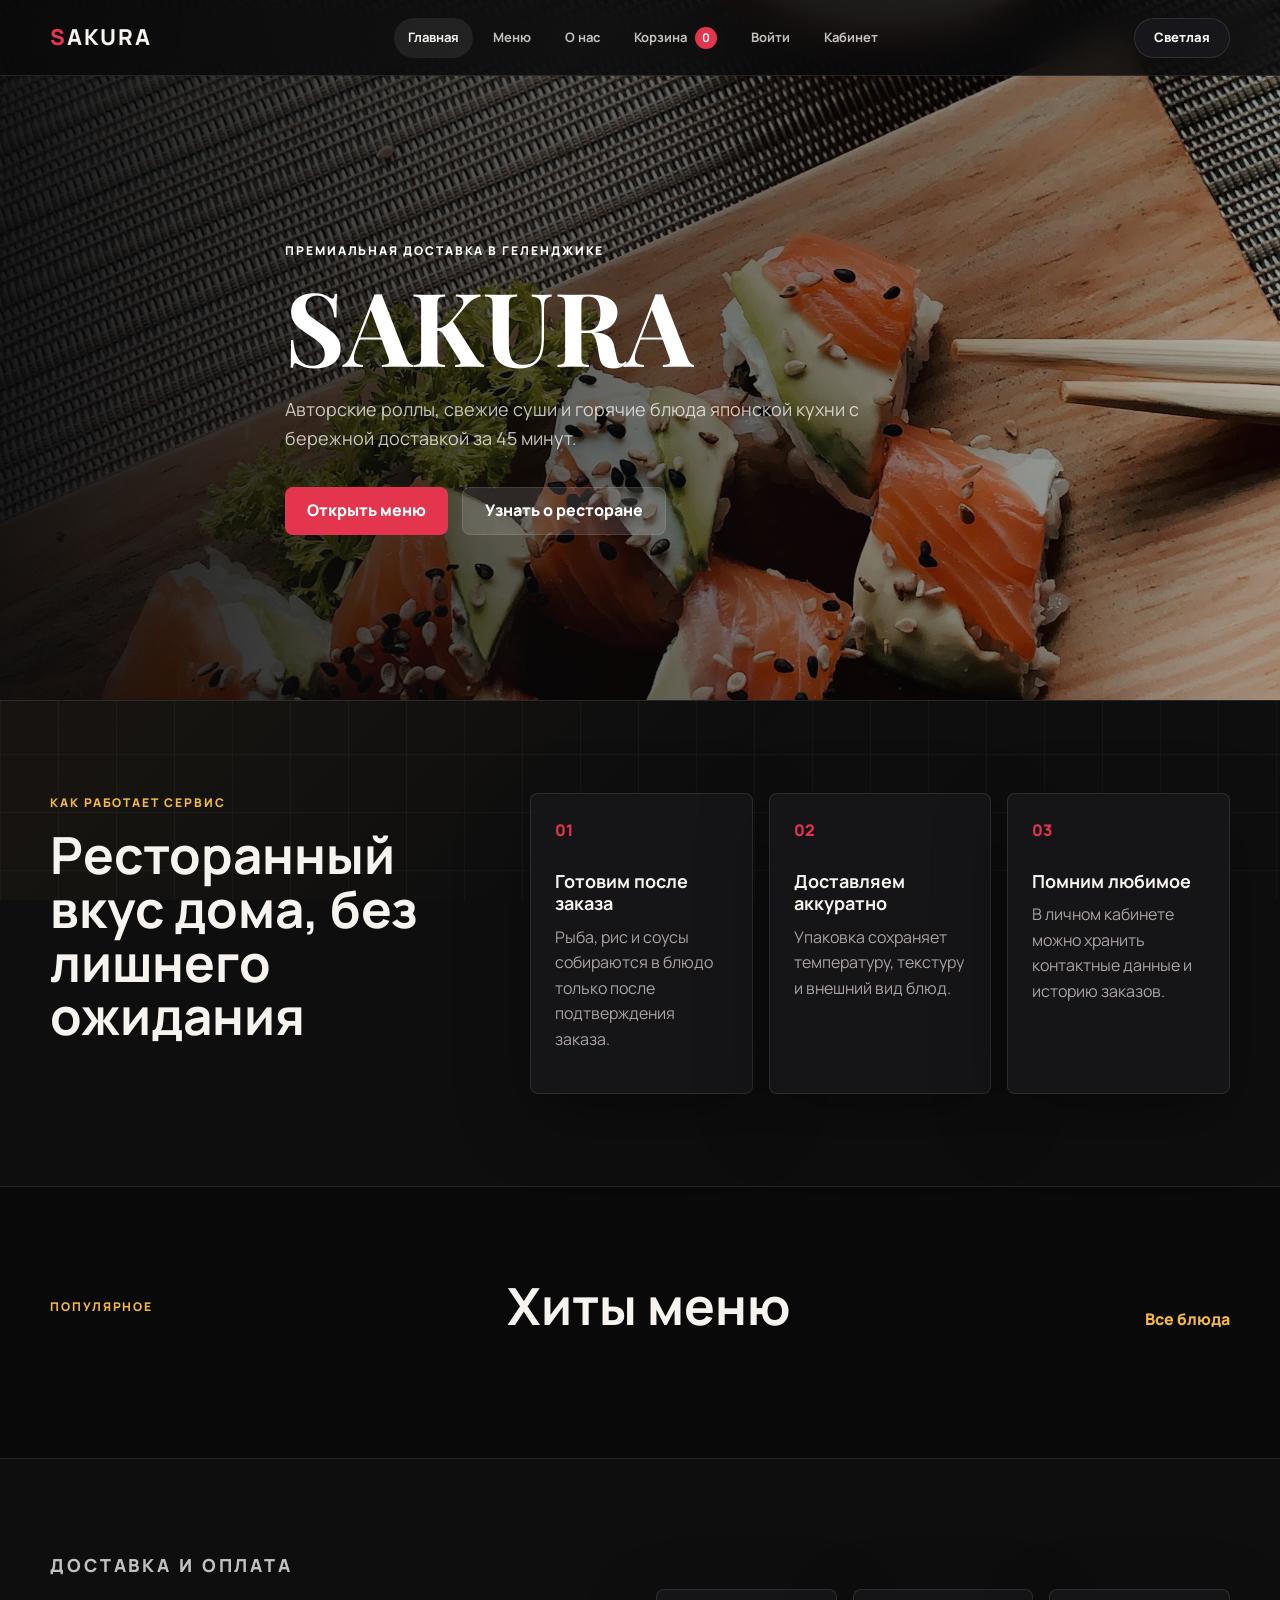
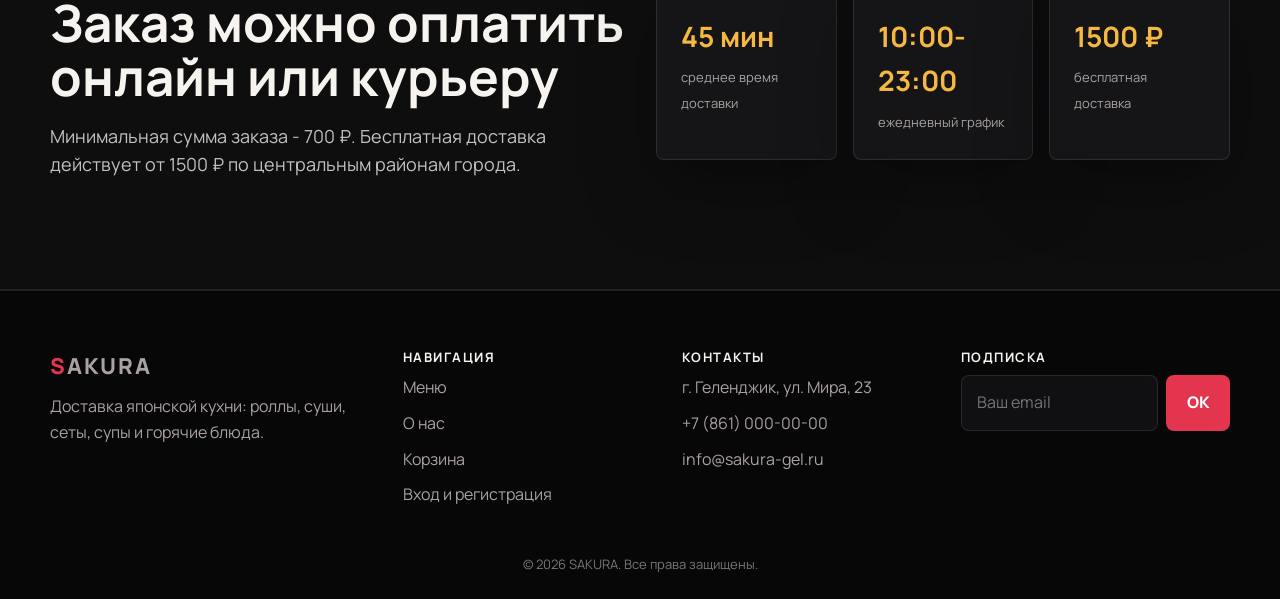
<file: index.html>
<!DOCTYPE html>
<html lang="ru">
<head>
    <meta charset="UTF-8">
    <meta name="viewport" content="width=device-width, initial-scale=1.0">
    <title>SAKURA - доставка японской кухни</title>
    <meta name="description" content="SAKURA - современная доставка роллов, суши, сетов и горячих блюд в Геленджике.">
    <link rel="preconnect" href="https://fonts.googleapis.com">
    <link rel="preconnect" href="https://fonts.gstatic.com" crossorigin>
    <link href="https://fonts.googleapis.com/css2?family=Manrope:wght@400;500;600;700;800&family=Playfair+Display:wght@700&display=swap" rel="stylesheet">
    <link rel="stylesheet" href="css/style.css">
</head>
<body data-page="home">
    <header class="site-header">
        <div class="container header-inner">
            <a class="logo" href="index.html" aria-label="SAKURA главная"><span>S</span>AKURA</a>
            <button class="nav-toggle" type="button" aria-label="Открыть меню">☰</button>
            <nav class="site-nav">
                <a href="index.html" data-nav="home">Главная</a>
                <a href="menu.html" data-nav="menu">Меню</a>
                <a href="about.html" data-nav="about">О нас</a>
                <a href="cart.html" data-nav="cart">Корзина <span class="cart-pill js-cart-count">0</span></a>
                <a href="auth.html" data-nav="auth">Войти</a>
                <a href="account.html" data-nav="account">Кабинет</a>
            </nav>
            <button class="theme-toggle js-theme-toggle" type="button" aria-label="Сменить тему">Светлая</button>
        </div>
    </header>

    <main>
        <section class="hero home-hero">
            <div class="hero-media" aria-hidden="true"></div>
            <div class="container hero-content">
                <p class="eyebrow">Премиальная доставка в Геленджике</p>
                <h1>SAKURA</h1>
                <p class="hero-lead">Авторские роллы, свежие суши и горячие блюда японской кухни с бережной доставкой за 45 минут.</p>
                <div class="hero-actions">
                    <a class="btn btn-primary" href="menu.html">Открыть меню</a>
                    <a class="btn btn-soft" href="about.html">Узнать о ресторане</a>
                </div>
            </div>
        </section>

        <section class="section intro-band">
            <div class="container split">
                <div>
                    <p class="eyebrow">Как работает сервис</p>
                    <h2>Ресторанный вкус дома, без лишнего ожидания</h2>
                </div>
                <div class="feature-list">
                    <article>
                        <span>01</span>
                        <h3>Готовим после заказа</h3>
                        <p>Рыба, рис и соусы собираются в блюдо только после подтверждения заказа.</p>
                    </article>
                    <article>
                        <span>02</span>
                        <h3>Доставляем аккуратно</h3>
                        <p>Упаковка сохраняет температуру, текстуру и внешний вид блюд.</p>
                    </article>
                    <article>
                        <span>03</span>
                        <h3>Помним любимое</h3>
                        <p>В личном кабинете можно хранить контактные данные и историю заказов.</p>
                    </article>
                </div>
            </div>
        </section>

        <section class="section">
            <div class="container section-head">
                <p class="eyebrow">Популярное</p>
                <h2>Хиты меню</h2>
                <a class="link-arrow" href="menu.html">Все блюда</a>
            </div>
            <div class="container product-grid js-featured-products"></div>
        </section>

        <section class="section delivery-band">
            <div class="container delivery-grid">
                <div>
                    <p class="eyebrow">Доставка и оплата</p>
                    <h2>Заказ можно оплатить онлайн или курьеру</h2>
                    <p>Минимальная сумма заказа - 700 ₽. Бесплатная доставка действует от 1500 ₽ по центральным районам города.</p>
                </div>
                <div class="delivery-cards">
                    <div><strong>45 мин</strong><span>среднее время доставки</span></div>
                    <div><strong>10:00-23:00</strong><span>ежедневный график</span></div>
                    <div><strong>1500 ₽</strong><span>бесплатная доставка</span></div>
                </div>
            </div>
        </section>
    </main>

    <footer class="site-footer">
        <div class="container footer-grid">
            <div>
                <a class="logo" href="index.html"><span>S</span>AKURA</a>
                <p>Доставка японской кухни: роллы, суши, сеты, супы и горячие блюда.</p>
            </div>
            <div>
                <h3>Навигация</h3>
                <a href="menu.html">Меню</a>
                <a href="about.html">О нас</a>
                <a href="cart.html">Корзина</a>
                <a href="auth.html">Вход и регистрация</a>
            </div>
            <div>
                <h3>Контакты</h3>
                <p>г. Геленджик, ул. Мира, 23</p>
                <p>+7 (861) 000-00-00</p>
                <p>info@sakura-gel.ru</p>
            </div>
            <div>
                <h3>Подписка</h3>
                <form class="subscribe-form js-subscribe-form">
                    <input type="email" placeholder="Ваш email" required>
                    <button type="submit">OK</button>
                </form>
            </div>
        </div>
        <p class="copyright">© 2026 SAKURA. Все права защищены.</p>
    </footer>

    <div class="toast js-toast" role="status" aria-live="polite"></div>
    <script src="vendor/supabase.js"></script>
    <script src="JAva/supabase-config.js"></script>
    <script src="JAva/app.js"></script>
</body>
</html>
</file>
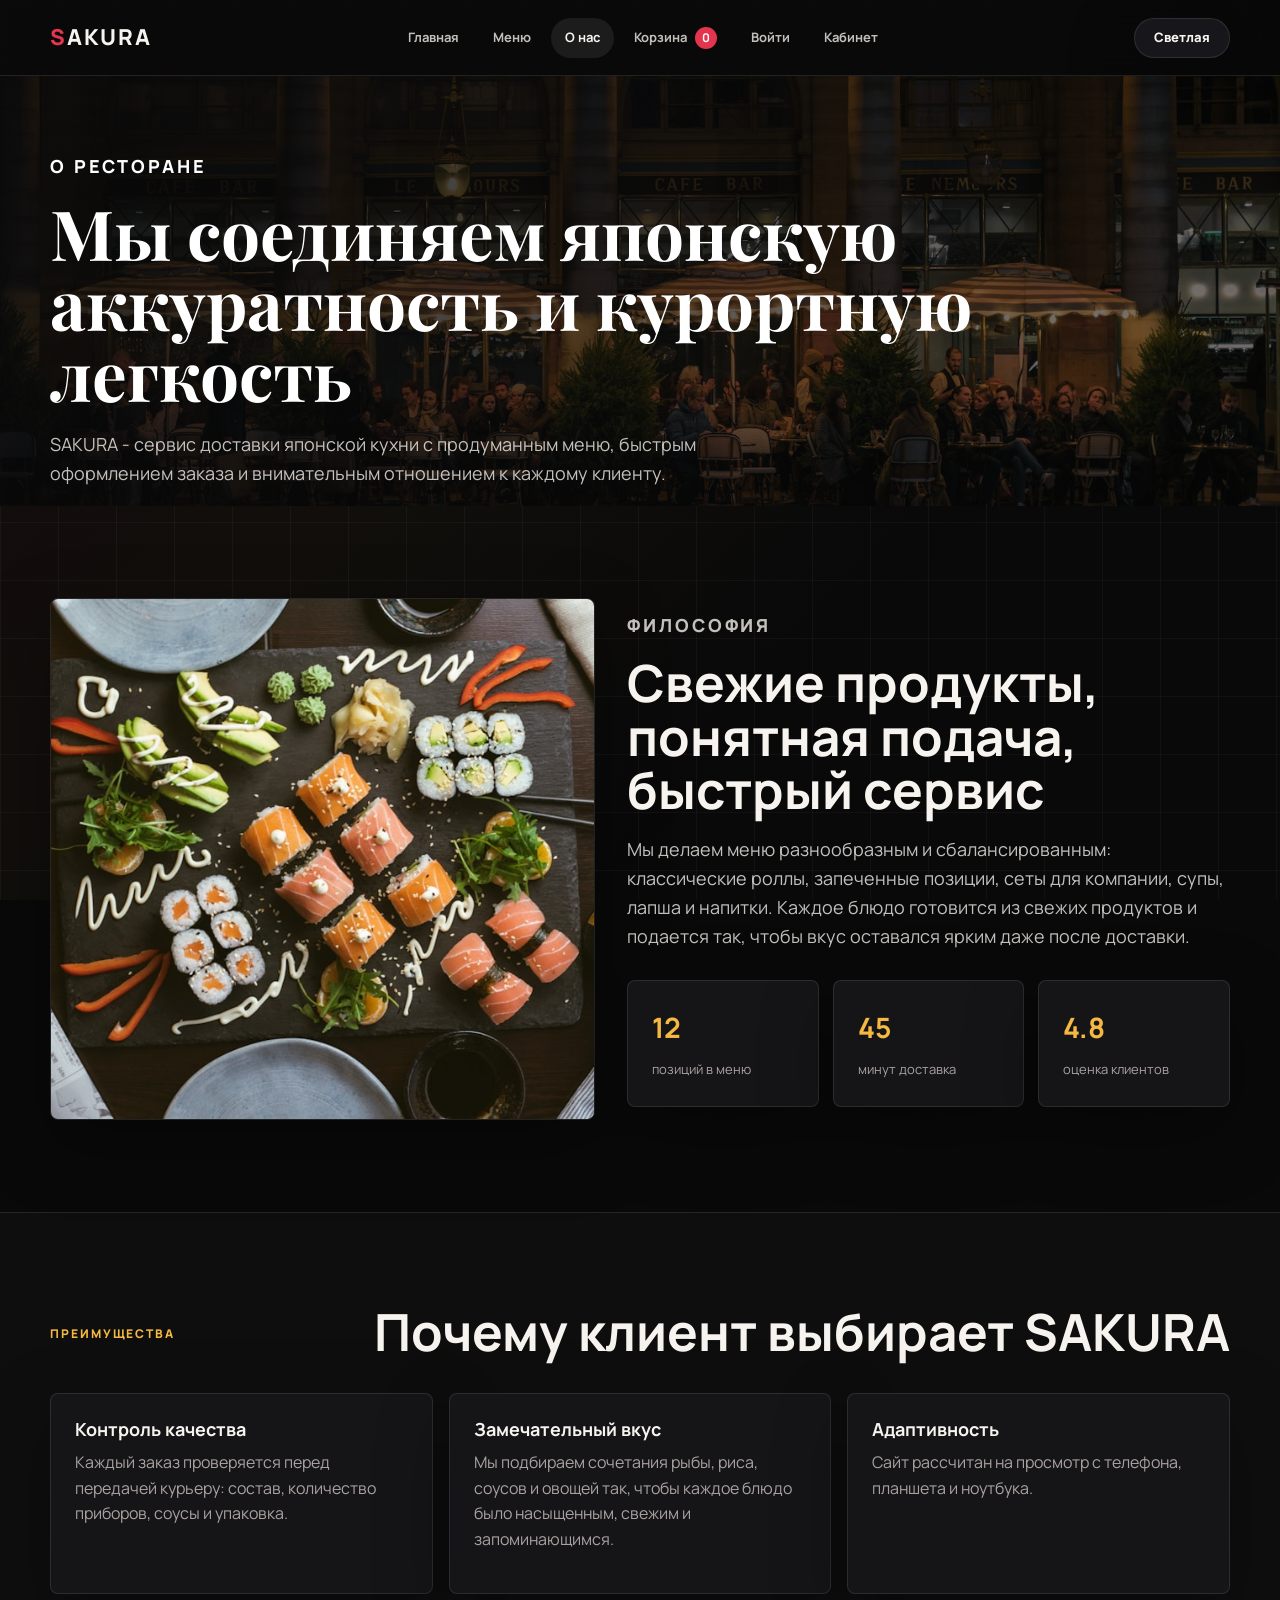
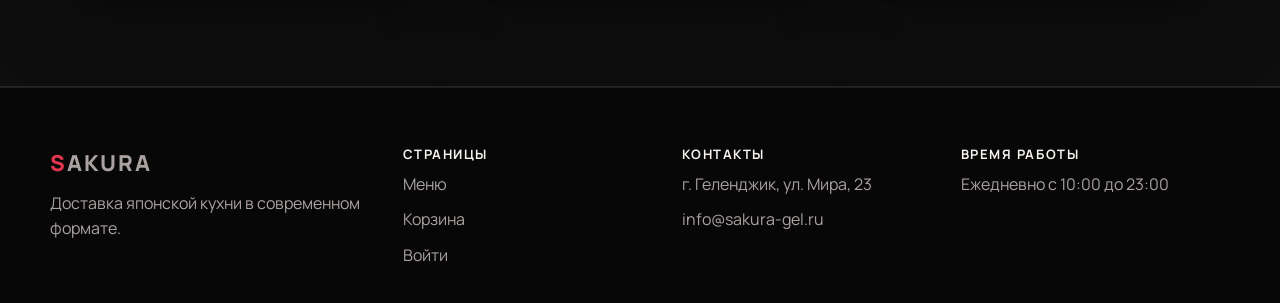
<file: about.html>
<!DOCTYPE html>
<html lang="ru">
<head>
    <meta charset="UTF-8">
    <meta name="viewport" content="width=device-width, initial-scale=1.0">
    <title>О нас - SAKURA</title>
    <link rel="preconnect" href="https://fonts.googleapis.com">
    <link rel="preconnect" href="https://fonts.gstatic.com" crossorigin>
    <link href="https://fonts.googleapis.com/css2?family=Manrope:wght@400;500;600;700;800&family=Playfair+Display:wght@700&display=swap" rel="stylesheet">
    <link rel="stylesheet" href="css/style.css">
</head>
<body data-page="about">
    <header class="site-header">
        <div class="container header-inner">
            <a class="logo" href="index.html"><span>S</span>AKURA</a>
            <button class="nav-toggle" type="button" aria-label="Открыть меню">☰</button>
            <nav class="site-nav">
                <a href="index.html" data-nav="home">Главная</a>
                <a href="menu.html" data-nav="menu">Меню</a>
                <a href="about.html" data-nav="about">О нас</a>
                <a href="cart.html" data-nav="cart">Корзина <span class="cart-pill js-cart-count">0</span></a>
                <a href="auth.html" data-nav="auth">Войти</a>
                <a href="account.html" data-nav="account">Кабинет</a>
            </nav>
            <button class="theme-toggle js-theme-toggle" type="button" aria-label="Сменить тему">Светлая</button>
        </div>
    </header>

    <main class="page-main">
        <section class="page-hero about-hero">
            <div class="container">
                <p class="eyebrow">О ресторане</p>
                <h1>Мы соединяем японскую аккуратность и курортную легкость</h1>
                <p>SAKURA - сервис доставки японской кухни с продуманным меню, быстрым оформлением заказа и внимательным отношением к каждому клиенту.</p>
            </div>
        </section>

        <section class="section">
            <div class="container about-layout">
                <div class="about-photo">
                    <img src="assets/photos/about-food.jpg" alt="Повар готовит роллы">
                </div>
                <div class="about-copy">
                    <p class="eyebrow">Философия</p>
                    <h2>Свежие продукты, понятная подача, быстрый сервис</h2>
                    <p>Мы делаем меню разнообразным и сбалансированным: классические роллы, запеченные позиции, сеты для компании, супы, лапша и напитки. Каждое блюдо готовится из свежих продуктов и подается так, чтобы вкус оставался ярким даже после доставки.</p>
                    <div class="stats-grid">
                        <div><strong class="js-products-count">12</strong><span>позиций в меню</span></div>
                        <div><strong>45</strong><span>минут доставка</span></div>
                        <div><strong>4.8</strong><span>оценка клиентов</span></div>
                    </div>
                </div>
            </div>
        </section>

        <section class="section muted-section">
            <div class="container section-head">
                <p class="eyebrow">Преимущества</p>
                <h2>Почему клиент выбирает SAKURA</h2>
            </div>
            <div class="container service-grid">
                <article><h3>Контроль качества</h3><p>Каждый заказ проверяется перед передачей курьеру: состав, количество приборов, соусы и упаковка.</p></article>
                <article><h3>Замечательный вкус</h3><p>Мы подбираем сочетания рыбы, риса, соусов и овощей так, чтобы каждое блюдо было насыщенным, свежим и запоминающимся.</p></article>
                <article><h3>Адаптивность</h3><p>Сайт рассчитан на просмотр с телефона, планшета и ноутбука.</p></article>
            </div>
        </section>
    </main>

    <footer class="site-footer">
        <div class="container footer-grid">
            <div><a class="logo" href="index.html"><span>S</span>AKURA</a><p>Доставка японской кухни в современном формате.</p></div>
            <div><h3>Страницы</h3><a href="menu.html">Меню</a><a href="cart.html">Корзина</a><a href="auth.html">Войти</a></div>
            <div><h3>Контакты</h3><p>г. Геленджик, ул. Мира, 23</p><p>info@sakura-gel.ru</p></div>
            <div><h3>Время работы</h3><p>Ежедневно с 10:00 до 23:00</p></div>
        </div>
    </footer>

    <div class="toast js-toast" role="status" aria-live="polite"></div>
    <script src="vendor/supabase.js"></script>
    <script src="JAva/supabase-config.js"></script>
    <script src="JAva/app.js"></script>
</body>
</html>
</file>
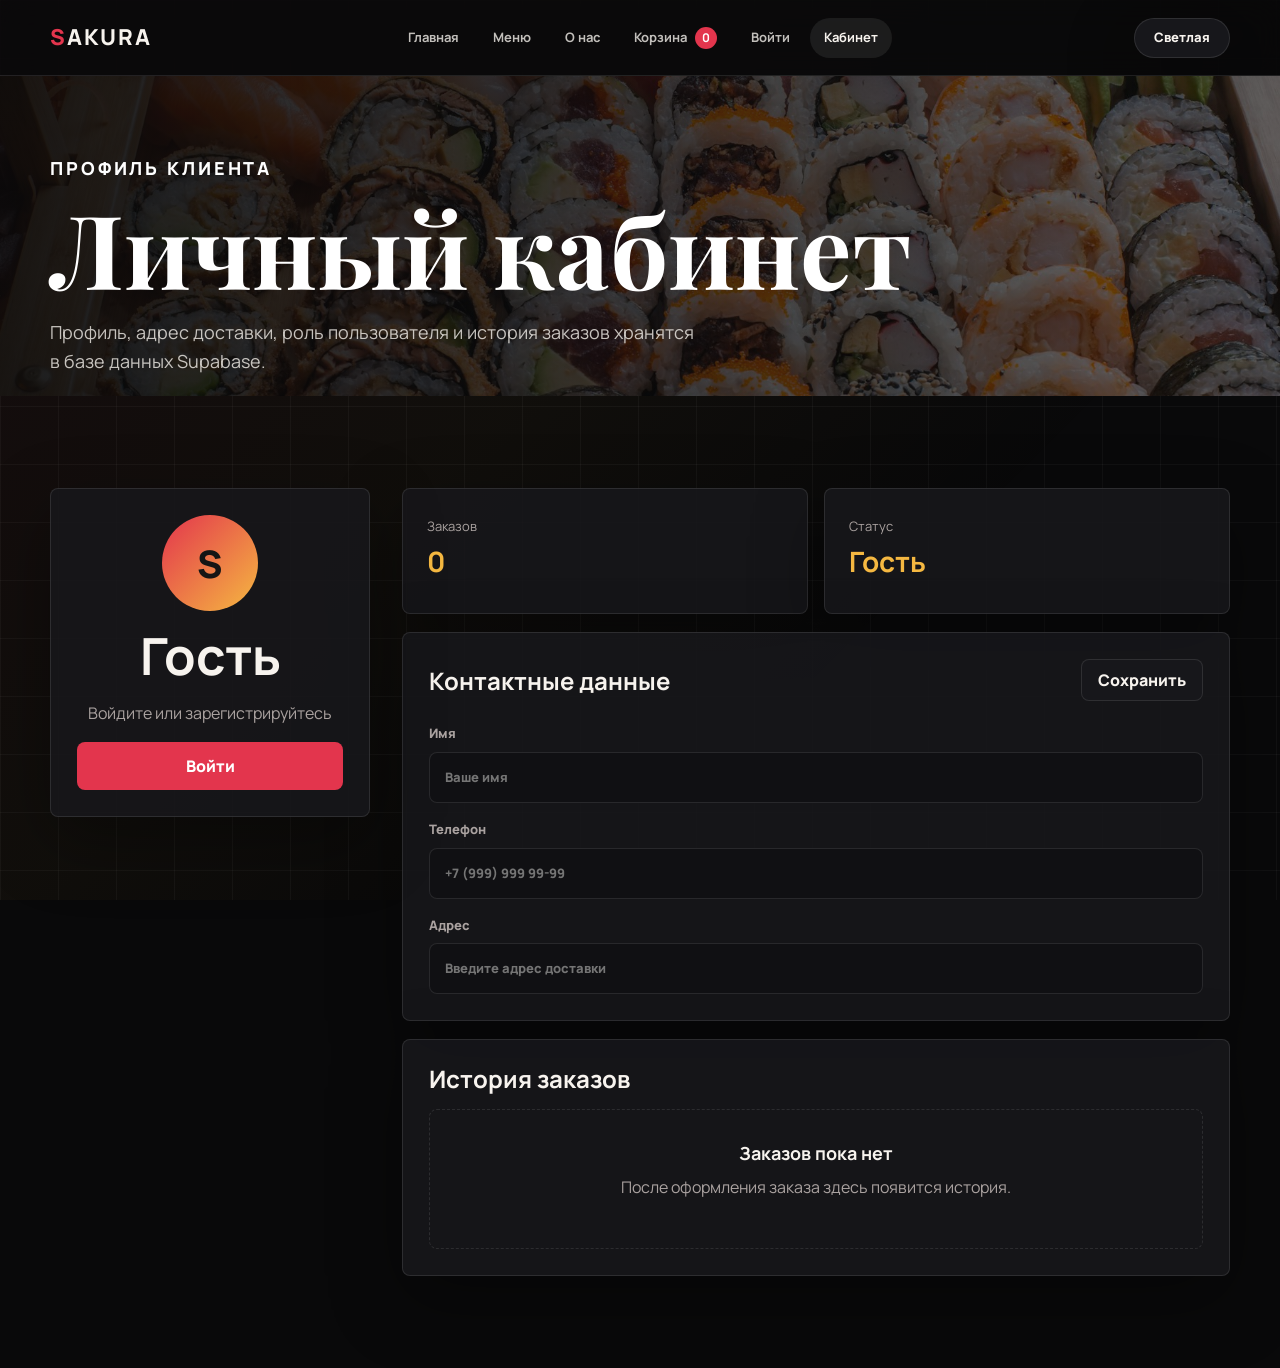
<file: account.html>
<!DOCTYPE html>
<html lang="ru">
<head>
    <meta charset="UTF-8">
    <meta name="viewport" content="width=device-width, initial-scale=1.0">
    <title>Личный кабинет - SAKURA</title>
    <link rel="preconnect" href="https://fonts.googleapis.com">
    <link rel="preconnect" href="https://fonts.gstatic.com" crossorigin>
    <link href="https://fonts.googleapis.com/css2?family=Manrope:wght@400;500;600;700;800&family=Playfair+Display:wght@700&display=swap" rel="stylesheet">
    <link rel="stylesheet" href="css/style.css">
</head>
<body data-page="account">
    <header class="site-header">
        <div class="container header-inner">
            <a class="logo" href="index.html"><span>S</span>AKURA</a>
            <button class="nav-toggle" type="button" aria-label="Открыть меню">☰</button>
            <nav class="site-nav">
                <a href="index.html" data-nav="home">Главная</a>
                <a href="menu.html" data-nav="menu">Меню</a>
                <a href="about.html" data-nav="about">О нас</a>
                <a href="cart.html" data-nav="cart">Корзина <span class="cart-pill js-cart-count">0</span></a>
                <a href="auth.html" data-nav="auth">Войти</a>
                <a href="account.html" data-nav="account">Кабинет</a>
            </nav>
            <button class="theme-toggle js-theme-toggle" type="button" aria-label="Сменить тему">Светлая</button>
        </div>
    </header>

    <main class="page-main">
        <section class="page-hero compact-hero">
            <div class="container">
                <p class="eyebrow">Профиль клиента</p>
                <h1>Личный кабинет</h1>
                <p>Профиль, адрес доставки, роль пользователя и история заказов хранятся в базе данных Supabase.</p>
            </div>
        </section>

        <section class="section">
            <div class="container account-layout">
                <aside class="profile-card">
                    <div class="avatar js-avatar">S</div>
                    <h2 class="js-profile-name">Гость</h2>
                    <p class="js-profile-email">Войдите или зарегистрируйтесь</p>
                    <a class="btn btn-primary btn-wide js-auth-link" href="auth.html">Войти</a>
                    <button class="ghost-button btn-wide js-logout" type="button">Выйти</button>
                </aside>

                <div class="dashboard">
                    <div class="dashboard-stats">
                        <div><span>Заказов</span><strong class="js-orders-count">0</strong></div>
                        <div><span>Статус</span><strong class="js-status">Гость</strong></div>
                    </div>

                    <section class="dashboard-section admin-shortcuts js-admin-shortcuts hidden">
                        <div>
                            <p class="eyebrow">Управление</p>
                            <h2>Административные действия</h2>
                            <p>Быстрый доступ к служебным разделам сайта доступен только пользователю с ролью администратора.</p>
                        </div>
                        <div class="shortcut-actions">
                            <a class="btn btn-primary" href="admin.html">Открыть админ-панель</a>
                            <a class="ghost-button" href="menu.html">Перейти к меню</a>
                        </div>
                    </section>

                    <section class="dashboard-section">
                        <div class="cart-panel-head">
                            <h2>Контактные данные</h2>
                            <button class="ghost-button js-save-profile" type="button">Сохранить</button>
                        </div>
                        <form class="profile-form js-profile-form">
                            <label>Имя<input name="name" type="text" placeholder="Ваше имя"></label>
                            <label>Телефон<input name="phone" type="tel" placeholder="+7 (999) 999 99-99"></label>
                            <label>Адрес<input name="address" type="text" placeholder="Введите адрес доставки"></label>
                        </form>
                    </section>

                    <section class="dashboard-section">
                        <h2>История заказов</h2>
                        <div class="orders-list js-orders-list"></div>
                    </section>
                </div>
            </div>
        </section>
    </main>

    <div class="toast js-toast" role="status" aria-live="polite"></div>
    <script src="vendor/supabase.js"></script>
    <script src="JAva/supabase-config.js"></script>
    <script src="JAva/app.js"></script>
</body>
</html>
</file>
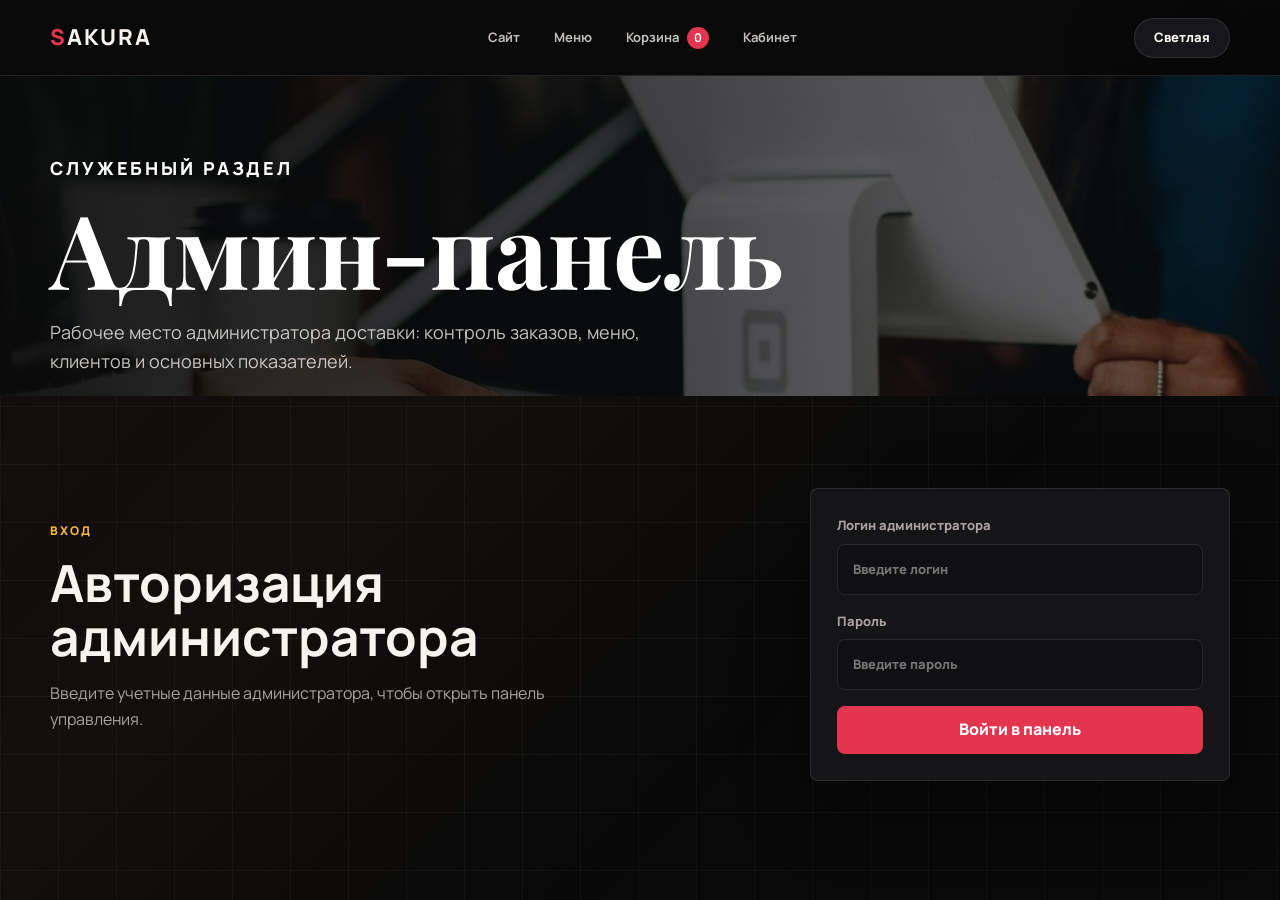
<file: admin.html>
<!DOCTYPE html>
<html lang="ru">
<head>
    <meta charset="UTF-8">
    <meta name="viewport" content="width=device-width, initial-scale=1.0">
    <title>Админ-панель - SAKURA</title>
    <link rel="preconnect" href="https://fonts.googleapis.com">
    <link rel="preconnect" href="https://fonts.gstatic.com" crossorigin>
    <link href="https://fonts.googleapis.com/css2?family=Manrope:wght@400;500;600;700;800&family=Playfair+Display:wght@700&display=swap" rel="stylesheet">
    <link rel="stylesheet" href="css/style.css">
</head>
<body data-page="admin">
    <header class="site-header">
        <div class="container header-inner">
            <a class="logo" href="index.html"><span>S</span>AKURA</a>
            <button class="nav-toggle" type="button" aria-label="Открыть меню">☰</button>
            <nav class="site-nav">
                <a href="index.html" data-nav="home">Сайт</a>
                <a href="menu.html" data-nav="menu">Меню</a>
                <a href="cart.html" data-nav="cart">Корзина <span class="cart-pill js-cart-count">0</span></a>
                <a href="account.html" data-nav="account">Кабинет</a>
            </nav>
            <button class="theme-toggle js-theme-toggle" type="button" aria-label="Сменить тему">Светлая</button>
        </div>
    </header>

    <main class="page-main">
        <section class="page-hero compact-hero admin-hero">
            <div class="container">
                <p class="eyebrow">Служебный раздел</p>
                <h1>Админ-панель</h1>
                <p>Рабочее место администратора доставки: контроль заказов, меню, клиентов и основных показателей.</p>
            </div>
        </section>

        <section class="section js-admin-login">
            <div class="container admin-login-layout">
                <div>
                    <p class="eyebrow">Вход</p>
                    <h2>Авторизация администратора</h2>
                    <p class="admin-note">Введите учетные данные администратора, чтобы открыть панель управления.</p>
                </div>

                <form class="auth-card auth-form js-admin-login-form">
                    <label>Логин администратора
                        <input name="email" type="email" placeholder="Введите логин" required>
                    </label>
                    <label>Пароль
                        <input name="password" type="password" placeholder="Введите пароль" required>
                    </label>
                    <button class="btn btn-primary btn-wide" type="submit">Войти в панель</button>
                </form>
            </div>
        </section>

        <section class="section js-admin-panel hidden">
            <div class="container admin-topbar">
                <div>
                    <p class="eyebrow">Обзор</p>
                    <h2>Панель управления доставкой</h2>
                </div>
                <button class="ghost-button js-admin-logout" type="button">Выйти</button>
            </div>

            <div class="container dashboard-stats admin-stats">
                <div><span>Выручка</span><strong class="js-admin-revenue">0 ₽</strong></div>
                <div><span>Заказы</span><strong class="js-admin-orders">0</strong></div>
                <div><span>Позиции меню</span><strong class="js-admin-products">0</strong></div>
                <div><span>Клиенты</span><strong class="js-admin-clients">0</strong></div>
            </div>

            <div class="container admin-tabs tabs">
                <button class="tab active" type="button" data-admin-view="orders">Заказы</button>
                <button class="tab" type="button" data-admin-view="menu">Меню</button>
                <button class="tab" type="button" data-admin-view="clients">Клиенты</button>
            </div>

            <div class="container admin-grid">
                <section class="dashboard-section" data-admin-section="orders">
                    <h2>Заказы</h2>
                    <p class="admin-note">Менеджер видит состав заказа, контакты клиента и меняет статус: новый, готовится, передан курьеру, выполнен или отменен.</p>
                    <div class="admin-list js-admin-orders-list"></div>
                </section>

                <section class="dashboard-section" data-admin-section="menu">
                    <div class="cart-panel-head">
                        <h2>Меню</h2>
                        <button class="ghost-button js-reset-products" type="button">Сбросить меню</button>
                    </div>
                    <p class="admin-note">Администратор может добавлять блюда, менять ассортимент и удалять позиции, которых нет в наличии.</p>
                    <div class="admin-list js-admin-products-list"></div>
                </section>

                <section class="dashboard-section admin-form-panel" data-admin-section="menu">
                    <h2>Добавить блюдо</h2>
                    <form class="profile-form js-product-form">
                        <label>Название<input name="name" type="text" placeholder="Темпура ролл" required></label>
                        <label>Категория
                            <select name="category" required>
                                <option value="rolls">Роллы</option>
                                <option value="sushi">Суши</option>
                                <option value="sets">Сеты</option>
                                <option value="hot">Горячее</option>
                                <option value="drinks">Напитки</option>
                            </select>
                        </label>
                        <label>Цена<input name="price" type="number" min="1" placeholder="590" required></label>
                        <label>Вес<input name="weight" type="text" placeholder="260 г" required></label>
                        <label>Теги<input name="tags" type="text" placeholder="лосось, темпура"></label>
                        <label>Фото блюда
                            <input name="imageFile" type="file" accept="image/*">
                        </label>
                        <label>Или ссылка на фото
                            <input name="image" type="url" placeholder="https://...">
                        </label>
                        <label>Описание<textarea name="description" placeholder="Состав и особенности блюда" required></textarea></label>
                        <button class="btn btn-primary btn-wide" type="submit">Добавить в меню</button>
                    </form>
                </section>

                <section class="dashboard-section admin-clients-panel hidden" data-admin-section="clients">
                    <h2>Клиенты</h2>
                    <p class="admin-note">Список зарегистрированных пользователей, их роли, контакты и адрес доставки.</p>
                    <div class="admin-list js-admin-clients-list"></div>
                </section>
            </div>
        </section>
    </main>

    <div class="toast js-toast" role="status" aria-live="polite"></div>
    <script src="vendor/supabase.js"></script>
    <script src="JAva/supabase-config.js"></script>
    <script src="JAva/app.js"></script>
</body>
</html>
</file>
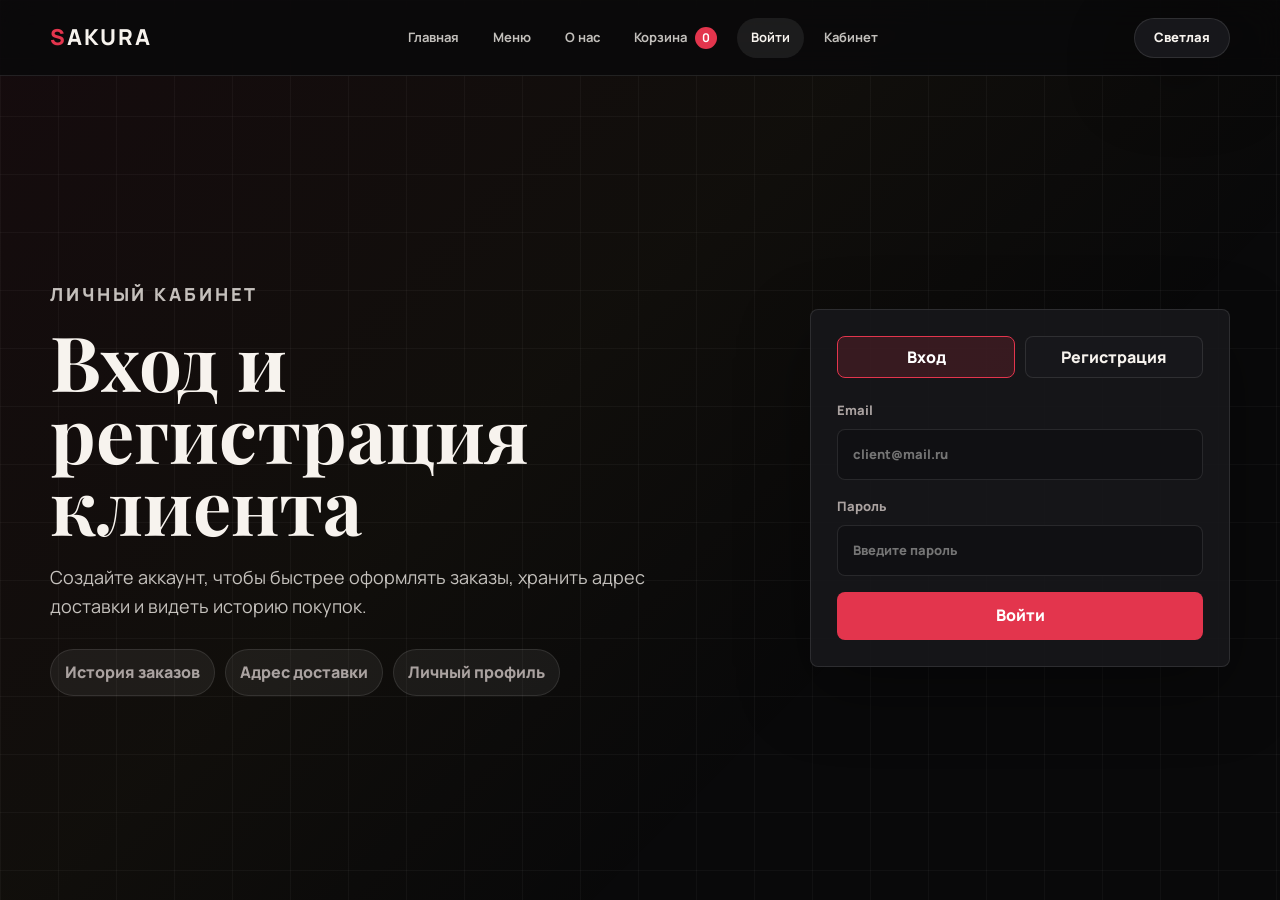
<file: auth.html>
<!DOCTYPE html>
<html lang="ru">
<head>
    <meta charset="UTF-8">
    <meta name="viewport" content="width=device-width, initial-scale=1.0">
    <title>Вход и регистрация - SAKURA</title>
    <link rel="preconnect" href="https://fonts.googleapis.com">
    <link rel="preconnect" href="https://fonts.gstatic.com" crossorigin>
    <link href="https://fonts.googleapis.com/css2?family=Manrope:wght@400;500;600;700;800&family=Playfair+Display:wght@700&display=swap" rel="stylesheet">
    <link rel="stylesheet" href="css/style.css">
</head>
<body data-page="auth">
    <header class="site-header">
        <div class="container header-inner">
            <a class="logo" href="index.html"><span>S</span>AKURA</a>
            <button class="nav-toggle" type="button" aria-label="Открыть меню">☰</button>
            <nav class="site-nav">
                <a href="index.html" data-nav="home">Главная</a>
                <a href="menu.html" data-nav="menu">Меню</a>
                <a href="about.html" data-nav="about">О нас</a>
                <a href="cart.html" data-nav="cart">Корзина <span class="cart-pill js-cart-count">0</span></a>
                <a href="auth.html" data-nav="auth">Войти</a>
                <a href="account.html" data-nav="account">Кабинет</a>
            </nav>
            <button class="theme-toggle js-theme-toggle" type="button" aria-label="Сменить тему">Светлая</button>
        </div>
    </header>

    <main class="page-main auth-page">
        <section class="section">
            <div class="container auth-layout">
                <div class="auth-text">
                    <p class="eyebrow">Личный кабинет</p>
                    <h1>Вход и регистрация клиента</h1>
                    <p>Создайте аккаунт, чтобы быстрее оформлять заказы, хранить адрес доставки и видеть историю покупок.</p>
                    <div class="mini-benefits">
                        <span>История заказов</span>
                        <span>Адрес доставки</span>
                        <span>Личный профиль</span>
                    </div>
                </div>

                <div class="auth-card">
                    <div class="auth-switch">
                        <button class="active" type="button" data-auth-tab="login">Вход</button>
                        <button type="button" data-auth-tab="register">Регистрация</button>
                    </div>

                    <form class="auth-form js-login-form" data-auth-form="login">
                        <label>Email
                            <input name="email" type="email" placeholder="client@mail.ru" required>
                        </label>
                        <label>Пароль
                            <input name="password" type="password" placeholder="Введите пароль" required>
                        </label>
                        <button class="btn btn-primary btn-wide" type="submit">Войти</button>
                    </form>

                    <form class="auth-form hidden js-register-form" data-auth-form="register">
                        <label>Имя
                            <input name="name" type="text" placeholder="Анна" required>
                        </label>
                        <label>Email
                            <input name="email" type="email" placeholder="client@mail.ru" required>
                        </label>
                        <label>Телефон
                            <input name="phone" type="tel" placeholder="+7 (999) 999 99-99" required>
                        </label>
                        <label>Пароль
                            <input name="password" type="password" minlength="4" placeholder="Минимум 4 символа" required>
                        </label>
                        <label class="check-line">
                            <input name="agreement" type="checkbox" required>
                            <span>Я принимаю <a href="privacy.html" target="_blank">политику конфиденциальности</a> и <a href="terms.html" target="_blank">пользовательское соглашение</a>.</span>
                        </label>
                        <button class="btn btn-primary btn-wide" type="submit">Создать аккаунт</button>
                    </form>
                </div>
            </div>
        </section>
    </main>

    <div class="toast js-toast" role="status" aria-live="polite"></div>
    <script src="vendor/supabase.js"></script>
    <script src="JAva/supabase-config.js"></script>
    <script src="JAva/app.js"></script>
</body>
</html>
</file>
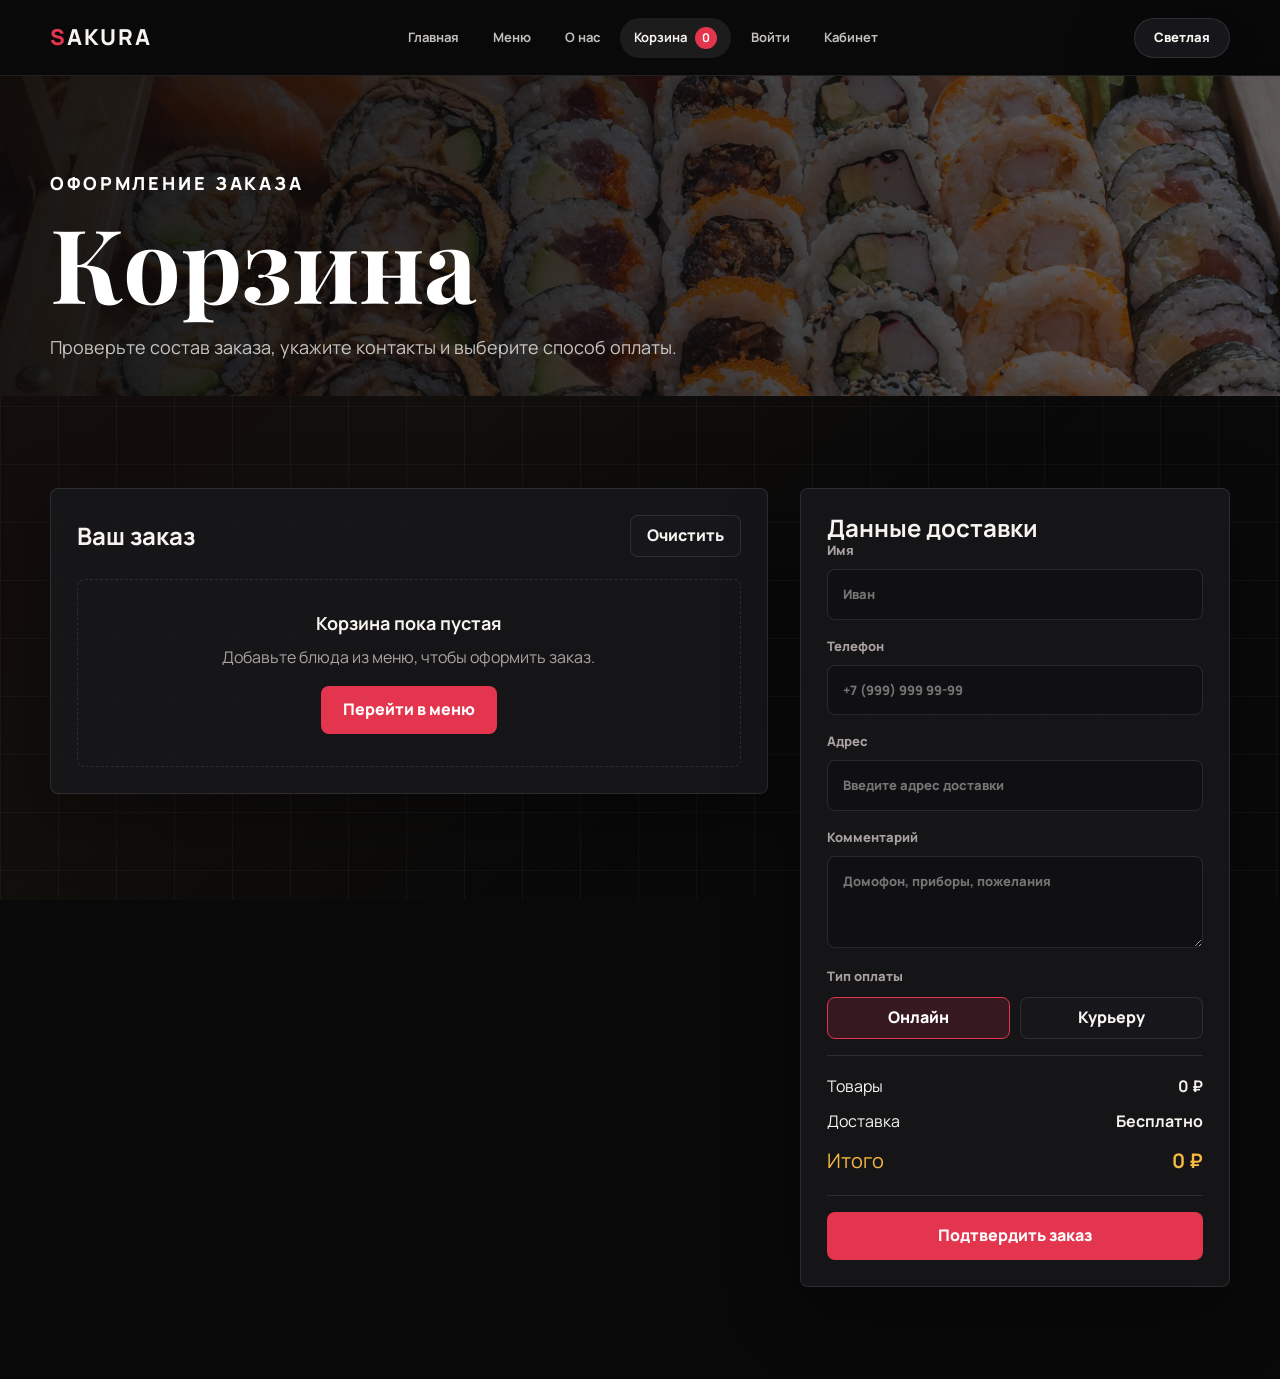
<file: cart.html>
<!DOCTYPE html>
<html lang="ru">
<head>
    <meta charset="UTF-8">
    <meta name="viewport" content="width=device-width, initial-scale=1.0">
    <title>Корзина - SAKURA</title>
    <link rel="preconnect" href="https://fonts.googleapis.com">
    <link rel="preconnect" href="https://fonts.gstatic.com" crossorigin>
    <link href="https://fonts.googleapis.com/css2?family=Manrope:wght@400;500;600;700;800&family=Playfair+Display:wght@700&display=swap" rel="stylesheet">
    <link rel="stylesheet" href="css/style.css">
</head>
<body data-page="cart">
    <header class="site-header">
        <div class="container header-inner">
            <a class="logo" href="index.html"><span>S</span>AKURA</a>
            <button class="nav-toggle" type="button" aria-label="Открыть меню">☰</button>
            <nav class="site-nav">
                <a href="index.html" data-nav="home">Главная</a>
                <a href="menu.html" data-nav="menu">Меню</a>
                <a href="about.html" data-nav="about">О нас</a>
                <a href="cart.html" data-nav="cart">Корзина <span class="cart-pill js-cart-count">0</span></a>
                <a href="auth.html" data-nav="auth">Войти</a>
                <a href="account.html" data-nav="account">Кабинет</a>
            </nav>
            <button class="theme-toggle js-theme-toggle" type="button" aria-label="Сменить тему">Светлая</button>
        </div>
    </header>

    <main class="page-main">
        <section class="page-hero compact-hero">
            <div class="container">
                <p class="eyebrow">Оформление заказа</p>
                <h1>Корзина</h1>
                <p>Проверьте состав заказа, укажите контакты и выберите способ оплаты.</p>
            </div>
        </section>

        <section class="section">
            <div class="container checkout-layout">
                <div class="cart-panel">
                    <div class="cart-panel-head">
                        <h2>Ваш заказ</h2>
                        <button class="ghost-button js-clear-cart" type="button">Очистить</button>
                    </div>
                    <div class="js-cart-items cart-items"></div>
                </div>

                <aside class="order-summary">
                    <h2>Данные доставки</h2>
                    <form class="order-form js-order-form">
                        <label>Имя
                            <input name="name" type="text" placeholder="Иван" required>
                        </label>
                        <label>Телефон
                            <input name="phone" type="tel" placeholder="+7 (999) 999 99-99" required>
                        </label>
                        <label>Адрес
                            <input name="address" type="text" placeholder="Введите адрес доставки" required>
                        </label>
                        <label>Комментарий
                            <textarea name="comment" placeholder="Домофон, приборы, пожелания"></textarea>
                        </label>
                        <div class="field-title">Тип оплаты</div>
                        <div class="payment-choice">
                            <button class="payment active" type="button" data-payment="Онлайн">Онлайн</button>
                            <button class="payment" type="button" data-payment="Курьеру">Курьеру</button>
                        </div>
                        <div class="summary-lines">
                            <div><span>Товары</span><strong class="js-subtotal">0 ₽</strong></div>
                            <div><span>Доставка</span><strong class="js-delivery">0 ₽</strong></div>
                            <div class="total-line"><span>Итого</span><strong class="js-total">0 ₽</strong></div>
                        </div>
                        <button class="btn btn-primary btn-wide" type="submit">Подтвердить заказ</button>
                    </form>
                </aside>
            </div>
        </section>
    </main>

    <div class="toast js-toast" role="status" aria-live="polite"></div>
    <script src="vendor/supabase.js"></script>
    <script src="JAva/supabase-config.js"></script>
    <script src="JAva/app.js"></script>
</body>
</html>
</file>
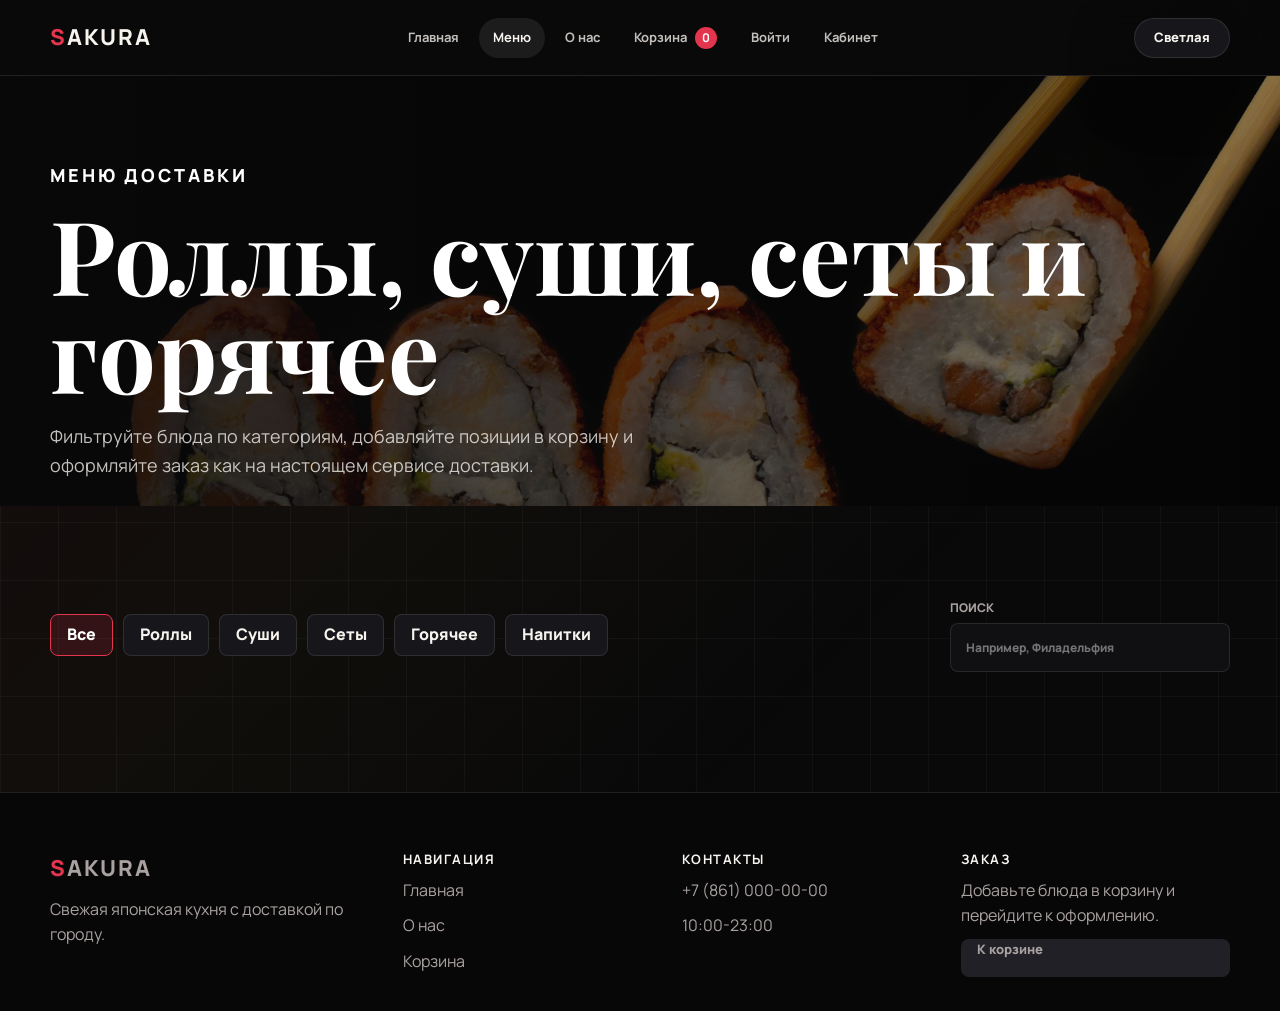
<file: menu.html>
<!DOCTYPE html>
<html lang="ru">
<head>
    <meta charset="UTF-8">
    <meta name="viewport" content="width=device-width, initial-scale=1.0">
    <title>Меню - SAKURA</title>
    <link rel="preconnect" href="https://fonts.googleapis.com">
    <link rel="preconnect" href="https://fonts.gstatic.com" crossorigin>
    <link href="https://fonts.googleapis.com/css2?family=Manrope:wght@400;500;600;700;800&family=Playfair+Display:wght@700&display=swap" rel="stylesheet">
    <link rel="stylesheet" href="css/style.css">
</head>
<body data-page="menu">
    <header class="site-header">
        <div class="container header-inner">
            <a class="logo" href="index.html"><span>S</span>AKURA</a>
            <button class="nav-toggle" type="button" aria-label="Открыть меню">☰</button>
            <nav class="site-nav">
                <a href="index.html" data-nav="home">Главная</a>
                <a href="menu.html" data-nav="menu">Меню</a>
                <a href="about.html" data-nav="about">О нас</a>
                <a href="cart.html" data-nav="cart">Корзина <span class="cart-pill js-cart-count">0</span></a>
                <a href="auth.html" data-nav="auth">Войти</a>
                <a href="account.html" data-nav="account">Кабинет</a>
            </nav>
            <button class="theme-toggle js-theme-toggle" type="button" aria-label="Сменить тему">Светлая</button>
        </div>
    </header>

    <main class="page-main">
        <section class="page-hero menu-hero">
            <div class="container">
                <p class="eyebrow">Меню доставки</p>
                <h1>Роллы, суши, сеты и горячее</h1>
                <p>Фильтруйте блюда по категориям, добавляйте позиции в корзину и оформляйте заказ как на настоящем сервисе доставки.</p>
            </div>
        </section>

        <section class="section">
            <div class="container toolbar">
                <div class="tabs js-menu-tabs" role="tablist" aria-label="Категории меню">
                    <button class="tab active" type="button" data-category="all">Все</button>
                    <button class="tab" type="button" data-category="rolls">Роллы</button>
                    <button class="tab" type="button" data-category="sushi">Суши</button>
                    <button class="tab" type="button" data-category="sets">Сеты</button>
                    <button class="tab" type="button" data-category="hot">Горячее</button>
                    <button class="tab" type="button" data-category="drinks">Напитки</button>
                </div>
                <label class="search-box">
                    <span>Поиск</span>
                    <input class="js-menu-search" type="search" placeholder="Например, Филадельфия">
                </label>
            </div>
            <div class="container product-grid js-menu-products"></div>
        </section>
    </main>

    <footer class="site-footer">
        <div class="container footer-grid">
            <div><a class="logo" href="index.html"><span>S</span>AKURA</a><p>Свежая японская кухня с доставкой по городу.</p></div>
            <div><h3>Навигация</h3><a href="index.html">Главная</a><a href="about.html">О нас</a><a href="cart.html">Корзина</a></div>
            <div><h3>Контакты</h3><p>+7 (861) 000-00-00</p><p>10:00-23:00</p></div>
            <div><h3>Заказ</h3><p>Добавьте блюда в корзину и перейдите к оформлению.</p><a class="btn btn-small" href="cart.html">К корзине</a></div>
        </div>
    </footer>

    <div class="toast js-toast" role="status" aria-live="polite"></div>
    <script src="vendor/supabase.js"></script>
    <script src="JAva/supabase-config.js"></script>
    <script src="JAva/app.js"></script>
</body>
</html>
</file>
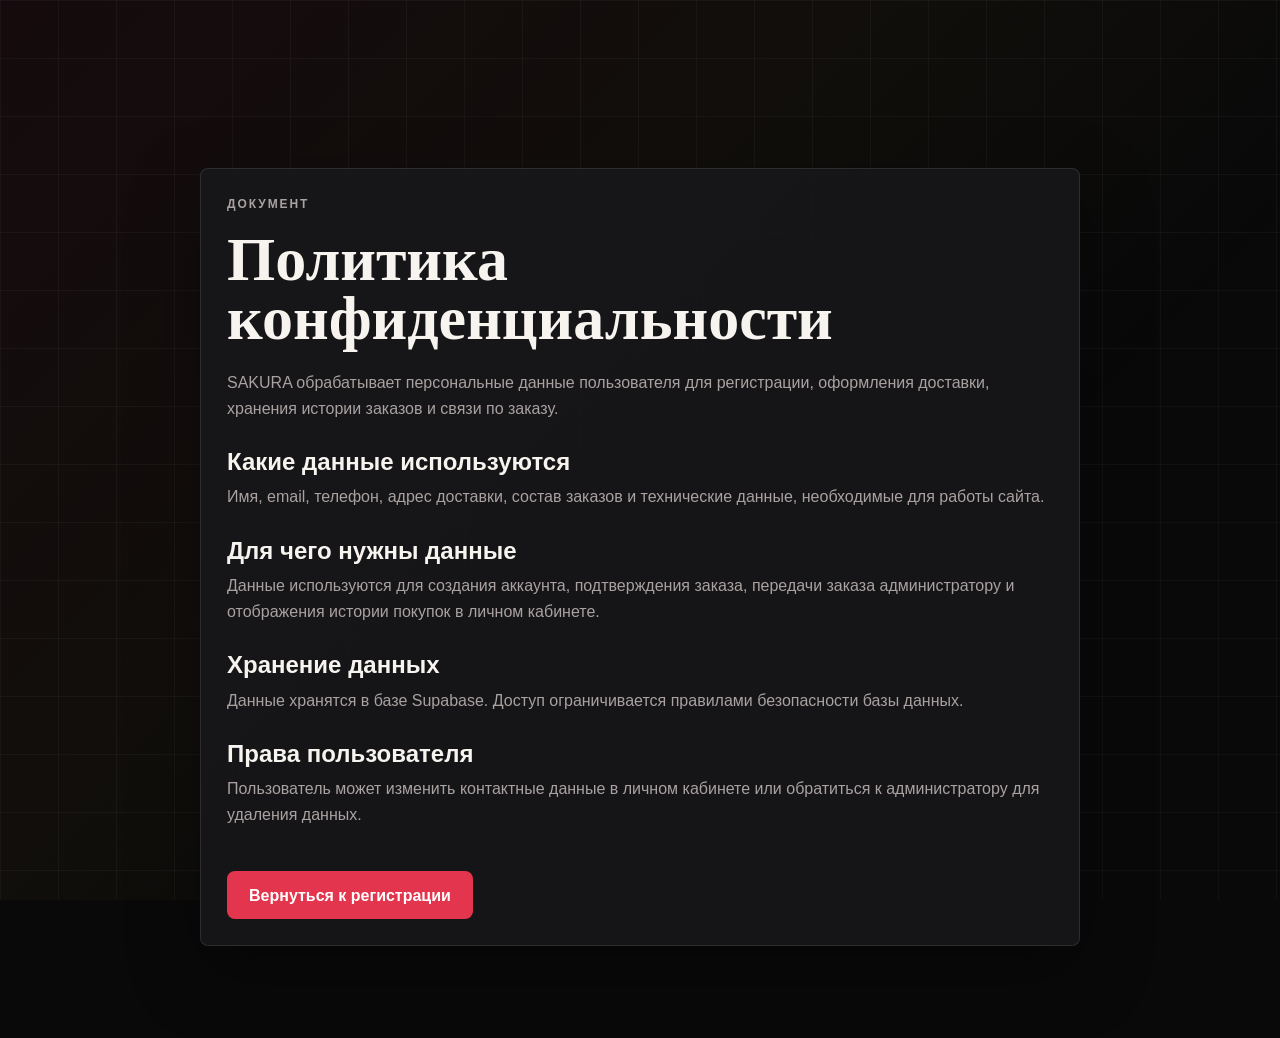
<file: privacy.html>
<!DOCTYPE html>
<html lang="ru">
<head>
    <meta charset="UTF-8">
    <meta name="viewport" content="width=device-width, initial-scale=1.0">
    <title>Политика конфиденциальности - SAKURA</title>
    <link rel="stylesheet" href="css/style.css">
</head>
<body data-page="privacy">
    <main class="page-main doc-page">
        <section class="section">
            <div class="container dashboard-section doc-content">
                <p class="eyebrow">Документ</p>
                <h1>Политика конфиденциальности</h1>
                <p>SAKURA обрабатывает персональные данные пользователя для регистрации, оформления доставки, хранения истории заказов и связи по заказу.</p>
                <h2>Какие данные используются</h2>
                <p>Имя, email, телефон, адрес доставки, состав заказов и технические данные, необходимые для работы сайта.</p>
                <h2>Для чего нужны данные</h2>
                <p>Данные используются для создания аккаунта, подтверждения заказа, передачи заказа администратору и отображения истории покупок в личном кабинете.</p>
                <h2>Хранение данных</h2>
                <p>Данные хранятся в базе Supabase. Доступ ограничивается правилами безопасности базы данных.</p>
                <h2>Права пользователя</h2>
                <p>Пользователь может изменить контактные данные в личном кабинете или обратиться к администратору для удаления данных.</p>
                <a class="btn btn-primary" href="auth.html">Вернуться к регистрации</a>
            </div>
        </section>
    </main>
</body>
</html>
</file>
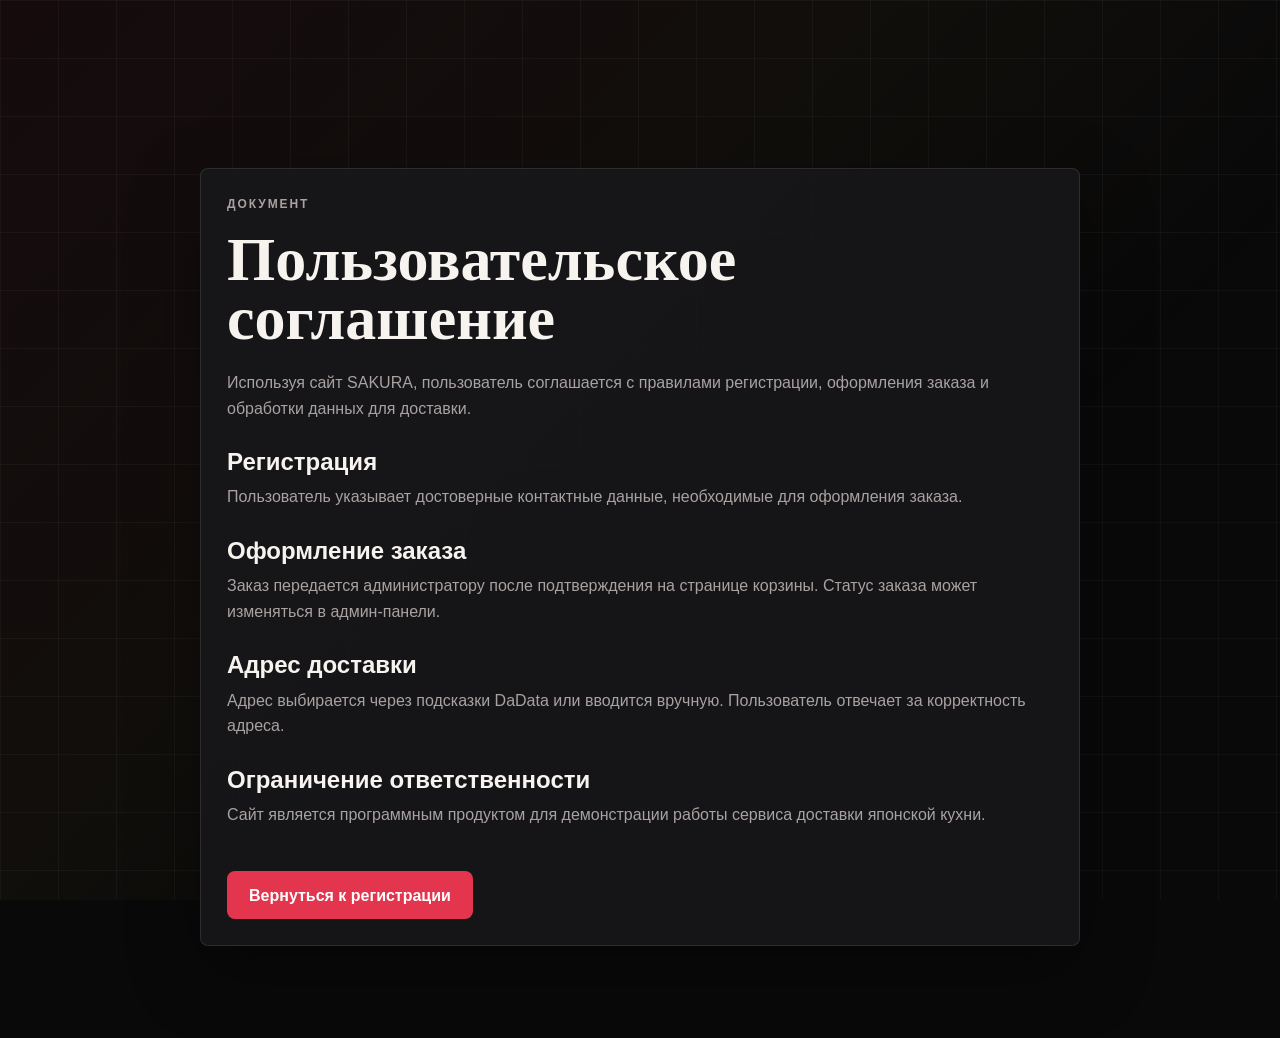
<file: terms.html>
<!DOCTYPE html>
<html lang="ru">
<head>
    <meta charset="UTF-8">
    <meta name="viewport" content="width=device-width, initial-scale=1.0">
    <title>Пользовательское соглашение - SAKURA</title>
    <link rel="stylesheet" href="css/style.css">
</head>
<body data-page="terms">
    <main class="page-main doc-page">
        <section class="section">
            <div class="container dashboard-section doc-content">
                <p class="eyebrow">Документ</p>
                <h1>Пользовательское соглашение</h1>
                <p>Используя сайт SAKURA, пользователь соглашается с правилами регистрации, оформления заказа и обработки данных для доставки.</p>
                <h2>Регистрация</h2>
                <p>Пользователь указывает достоверные контактные данные, необходимые для оформления заказа.</p>
                <h2>Оформление заказа</h2>
                <p>Заказ передается администратору после подтверждения на странице корзины. Статус заказа может изменяться в админ-панели.</p>
                <h2>Адрес доставки</h2>
                <p>Адрес выбирается через подсказки DaData или вводится вручную. Пользователь отвечает за корректность адреса.</p>
                <h2>Ограничение ответственности</h2>
                <p>Сайт является программным продуктом для демонстрации работы сервиса доставки японской кухни.</p>
                <a class="btn btn-primary" href="auth.html">Вернуться к регистрации</a>
            </div>
        </section>
    </main>
</body>
</html>
</file>
<file: css/style.css>
:root {
    --bg: #09090a;
    --bg-soft: #111114;
    --surface: #17171b;
    --surface-2: #202026;
    --line: rgba(255, 255, 255, 0.1);
    --text: #f7f3ee;
    --muted: #aaa2a0;
    --accent: #e3354d;
    --accent-2: #f5b841;
    --green: #4fb477;
    --shadow: 0 24px 70px rgba(0, 0, 0, 0.35);
    --radius: 8px;
    --header-h: 76px;
}

body.theme-light {
    --bg: #f7f4ef;
    --bg-soft: #fffaf3;
    --surface: #ffffff;
    --surface-2: #f0ebe3;
    --line: rgba(32, 28, 25, 0.14);
    --text: #201c19;
    --muted: #766d66;
    --accent: #d92d48;
    --accent-2: #b67812;
    --green: #2f8f5b;
    --shadow: 0 18px 45px rgba(68, 49, 39, 0.12);
}

* {
    box-sizing: border-box;
}

html {
    scroll-behavior: smooth;
}

body {
    margin: 0;
    min-height: 100vh;
    background: var(--bg);
    color: var(--text);
    font-family: "Manrope", Arial, sans-serif;
    line-height: 1.6;
}

body::before {
    content: "";
    position: fixed;
    inset: 0;
    z-index: -1;
    background:
        linear-gradient(135deg, rgba(227, 53, 77, 0.06), rgba(245, 184, 65, 0.035) 42%, transparent 70%),
        linear-gradient(rgba(255,255,255,0.035) 1px, transparent 1px),
        linear-gradient(90deg, rgba(255,255,255,0.035) 1px, transparent 1px);
    background-size: auto, 58px 58px, 58px 58px;
}

body.theme-light::before {
    background:
        linear-gradient(135deg, rgba(217, 45, 72, 0.055), rgba(182, 120, 18, 0.045) 44%, transparent 72%),
        linear-gradient(rgba(32, 28, 25, 0.055) 1px, transparent 1px),
        linear-gradient(90deg, rgba(32, 28, 25, 0.055) 1px, transparent 1px);
    background-size: auto, 58px 58px, 58px 58px;
}

a {
    color: inherit;
}

img {
    display: block;
    width: 100%;
}

button,
input,
textarea {
    font: inherit;
}

.container {
    width: min(1180px, calc(100% - 40px));
    margin: 0 auto;
}

.site-header {
    position: fixed;
    inset: 0 0 auto;
    height: var(--header-h);
    z-index: 50;
    background: rgba(9, 9, 10, 0.82);
    border-bottom: 1px solid var(--line);
    backdrop-filter: blur(16px);
}

body.theme-light .site-header {
    background: rgba(255, 250, 243, 0.86);
}

.header-inner {
    height: 100%;
    display: flex;
    align-items: center;
    justify-content: space-between;
    gap: 24px;
}

.logo {
    display: inline-flex;
    align-items: center;
    min-width: max-content;
    color: var(--text);
    font-weight: 800;
    font-size: 22px;
    letter-spacing: 0.08em;
    text-decoration: none;
}

.logo span {
    color: var(--accent);
}

.site-nav {
    display: flex;
    align-items: center;
    justify-content: flex-end;
    gap: 6px;
}

.site-nav a {
    min-height: 40px;
    display: inline-flex;
    align-items: center;
    gap: 8px;
    border-radius: 999px;
    padding: 0 14px;
    color: rgba(247, 243, 238, 0.78);
    text-decoration: none;
    font-size: 13px;
    font-weight: 700;
    transition: 0.2s ease;
}

body.theme-light .site-nav a {
    color: rgba(32, 28, 25, 0.72);
}

.site-nav a:hover,
.site-nav a.active {
    color: var(--text);
    background: rgba(255, 255, 255, 0.08);
}

body.theme-light .site-nav a:hover,
body.theme-light .site-nav a.active {
    background: rgba(32, 28, 25, 0.07);
}

.theme-toggle {
    min-height: 40px;
    min-width: 96px;
    border: 1px solid var(--line);
    border-radius: 999px;
    background: var(--surface);
    color: var(--text);
    padding: 0 14px;
    font-size: 13px;
    font-weight: 800;
    cursor: pointer;
    box-shadow: var(--shadow);
}

.cart-pill {
    min-width: 22px;
    height: 22px;
    display: inline-grid;
    place-items: center;
    padding: 0 7px;
    border-radius: 999px;
    background: var(--accent);
    color: white;
    font-size: 12px;
}

.nav-toggle {
    display: none;
    width: 42px;
    height: 42px;
    border: 1px solid var(--line);
    border-radius: var(--radius);
    background: var(--surface);
    color: var(--text);
}

.hero,
.page-hero {
    position: relative;
    min-height: 700px;
    display: flex;
    align-items: center;
    overflow: hidden;
    padding-top: var(--header-h);
}

.hero-media {
    position: absolute;
    inset: 0;
    z-index: -1;
    background:
        linear-gradient(90deg, rgba(9, 9, 10, 0.92) 0%, rgba(9, 9, 10, 0.6) 44%, rgba(9, 9, 10, 0.25) 100%),
        url("../assets/photos/hero-home.jpg") center/cover;
}

.hero-content {
    max-width: 710px;
    padding: 80px 0;
}

.hero,
.page-hero,
.hero h1,
.page-hero h1,
.hero .eyebrow,
.page-hero .eyebrow {
    color: #ffffff;
}

.eyebrow {
    margin: 0 0 16px;
    color: var(--accent-2);
    font-size: 12px;
    font-weight: 800;
    letter-spacing: 0.16em;
    text-transform: uppercase;
}

h1,
h2,
h3,
p {
    margin-top: 0;
}

h1,
h2 {
    letter-spacing: 0;
}

h1 {
    margin-bottom: 22px;
    font-family: "Playfair Display", Georgia, serif;
    font-size: clamp(46px, 8vw, 106px);
    line-height: 0.95;
}

h2 {
    margin-bottom: 18px;
    font-size: clamp(30px, 4vw, 52px);
    line-height: 1.05;
}

h3 {
    margin-bottom: 10px;
    font-size: 18px;
    line-height: 1.25;
}

.hero-lead,
.page-hero p,
.delivery-grid p,
.about-copy p,
.auth-text p {
    max-width: 650px;
    color: rgba(247, 243, 238, 0.78);
    font-size: 18px;
}

body.theme-light .hero-lead,
body.theme-light .page-hero p {
    color: rgba(255, 255, 255, 0.84);
}

body.theme-light .delivery-grid p,
body.theme-light .about-copy p,
body.theme-light .auth-text p {
    color: var(--muted);
}

.hero-actions {
    display: flex;
    flex-wrap: wrap;
    gap: 14px;
    margin-top: 34px;
}

.btn {
    min-height: 48px;
    display: inline-flex;
    align-items: center;
    justify-content: center;
    gap: 8px;
    border: 0;
    border-radius: var(--radius);
    padding: 0 22px;
    color: white;
    text-decoration: none;
    font-weight: 800;
    cursor: pointer;
    transition: transform 0.2s ease, background 0.2s ease, border-color 0.2s ease;
}

.btn:hover {
    transform: translateY(-2px);
}

.btn-primary {
    background: var(--accent);
}

.btn-primary:hover {
    background: #f0445c;
}

.btn-soft {
    background: rgba(255, 255, 255, 0.12);
    border: 1px solid var(--line);
}

.btn-small {
    min-height: 38px;
    padding: 0 16px;
    font-size: 13px;
    background: var(--surface-2);
}

.btn-wide {
    width: 100%;
}

.section {
    padding: 92px 0;
}

.section-head {
    display: flex;
    align-items: end;
    justify-content: space-between;
    gap: 24px;
    margin-bottom: 34px;
}

.section-head h2 {
    margin-bottom: 0;
}

.link-arrow {
    color: var(--accent-2);
    font-weight: 800;
    text-decoration: none;
}

.split {
    display: grid;
    grid-template-columns: 0.75fr 1.25fr;
    gap: 60px;
    align-items: start;
}

.feature-list,
.service-grid,
.delivery-cards,
.dashboard-stats {
    display: grid;
    grid-template-columns: repeat(3, 1fr);
    gap: 16px;
}

.account-layout .dashboard-stats {
    grid-template-columns: repeat(2, 1fr);
}

.feature-list article,
.service-grid article,
.delivery-cards div,
.dashboard-stats div,
.stats-grid div,
.cart-panel,
.order-summary,
.auth-card,
.profile-card,
.dashboard-section {
    border: 1px solid var(--line);
    border-radius: var(--radius);
    background: rgba(23, 23, 27, 0.88);
    box-shadow: var(--shadow);
}

body.theme-light .feature-list article,
body.theme-light .service-grid article,
body.theme-light .delivery-cards div,
body.theme-light .dashboard-stats div,
body.theme-light .stats-grid div,
body.theme-light .cart-panel,
body.theme-light .order-summary,
body.theme-light .auth-card,
body.theme-light .profile-card,
body.theme-light .dashboard-section {
    background: rgba(255, 255, 255, 0.9);
}

.feature-list article,
.service-grid article,
.delivery-cards div,
.dashboard-stats div,
.stats-grid div {
    padding: 24px;
}

.feature-list span {
    display: inline-block;
    margin-bottom: 26px;
    color: var(--accent);
    font-weight: 800;
}

.feature-list p,
.service-grid p,
.footer-grid p,
.product-card p,
.empty-state p,
.profile-card p {
    color: var(--muted);
}

.product-grid {
    display: grid;
    grid-template-columns: repeat(3, minmax(0, 1fr));
    gap: 22px;
}

.product-card {
    display: grid;
    grid-template-rows: 220px 1fr;
    overflow: hidden;
    border: 1px solid var(--line);
    border-radius: var(--radius);
    background: var(--surface);
    box-shadow: var(--shadow);
}

.product-card img {
    height: 100%;
    object-fit: cover;
}

.product-info {
    display: flex;
    flex-direction: column;
    padding: 22px;
}

.product-meta {
    display: flex;
    flex-wrap: wrap;
    gap: 8px;
    margin-bottom: 12px;
}

.badge {
    display: inline-flex;
    align-items: center;
    min-height: 26px;
    border: 1px solid var(--line);
    border-radius: 999px;
    padding: 0 10px;
    color: var(--muted);
    font-size: 12px;
    font-weight: 700;
}

.product-footer {
    display: flex;
    align-items: center;
    justify-content: space-between;
    gap: 14px;
    margin-top: auto;
    padding-top: 18px;
}

.price {
    color: var(--text);
    font-size: 22px;
    font-weight: 800;
}

.page-main {
    padding-top: var(--header-h);
}

.page-hero {
    min-height: 430px;
    background:
        linear-gradient(90deg, rgba(9, 9, 10, 0.92), rgba(9, 9, 10, 0.58)),
        url("../assets/photos/hero-cart.jpg") center/cover;
}

.menu-hero {
    background:
        linear-gradient(90deg, rgba(9, 9, 10, 0.9), rgba(9, 9, 10, 0.45)),
        url("../assets/photos/hero-menu.jpg") center/cover;
}

.about-hero {
    background:
        linear-gradient(90deg, rgba(9, 9, 10, 0.88), rgba(9, 9, 10, 0.48)),
        url("../assets/photos/hero-about.jpg") center/cover;
}

.about-hero h1 {
    max-width: 980px;
    font-size: clamp(38px, 5.4vw, 76px);
    line-height: 1.02;
}

.compact-hero {
    min-height: 320px;
}

.toolbar {
    display: flex;
    align-items: center;
    justify-content: space-between;
    gap: 22px;
    margin-bottom: 28px;
}

.tabs {
    display: flex;
    flex-wrap: wrap;
    gap: 10px;
}

.tab,
.ghost-button,
.payment,
.auth-switch button {
    min-height: 42px;
    border: 1px solid var(--line);
    border-radius: var(--radius);
    background: var(--surface);
    color: var(--text);
    padding: 0 16px;
    font-weight: 800;
    cursor: pointer;
}

.tab.active,
.payment.active,
.auth-switch button.active {
    border-color: var(--accent);
    background: rgba(227, 53, 77, 0.16);
    color: white;
}

.admin-tabs {
    margin-top: 24px;
    margin-bottom: 24px;
}

.search-box {
    min-width: 280px;
    display: grid;
    gap: 6px;
    color: var(--muted);
    font-size: 12px;
    font-weight: 800;
    text-transform: uppercase;
}

input,
textarea,
select {
    width: 100%;
    border: 1px solid var(--line);
    border-radius: var(--radius);
    background: #101013;
    color: var(--text);
    outline: none;
    padding: 14px 15px;
}

body.theme-light input,
body.theme-light textarea,
body.theme-light select {
    background: #fffdf8;
}

textarea {
    min-height: 92px;
    resize: vertical;
}

input:focus,
textarea:focus,
select:focus {
    border-color: var(--accent);
}

.delivery-band,
.muted-section,
.intro-band {
    background: rgba(255, 255, 255, 0.025);
    border-block: 1px solid var(--line);
}

body.theme-light .delivery-band,
body.theme-light .muted-section,
body.theme-light .intro-band {
    background: rgba(255, 255, 255, 0.55);
}

.delivery-grid,
.about-layout,
.checkout-layout,
.auth-layout,
.account-layout {
    display: grid;
    gap: 32px;
}

.delivery-grid {
    grid-template-columns: 1fr 1fr;
    align-items: center;
}

.delivery-cards strong,
.dashboard-stats strong,
.stats-grid strong {
    display: block;
    margin-bottom: 6px;
    color: var(--accent-2);
    font-size: 28px;
}

.delivery-cards span,
.dashboard-stats span,
.stats-grid span {
    color: var(--muted);
    font-size: 13px;
}

.about-layout {
    grid-template-columns: 0.95fr 1.05fr;
    align-items: center;
}

.about-photo {
    overflow: hidden;
    border-radius: var(--radius);
    border: 1px solid var(--line);
    box-shadow: var(--shadow);
}

.about-photo img {
    height: 520px;
    object-fit: cover;
}

.stats-grid {
    display: grid;
    grid-template-columns: repeat(3, 1fr);
    gap: 14px;
    margin-top: 30px;
}

.checkout-layout {
    grid-template-columns: 1.25fr 0.75fr;
    align-items: start;
}

.cart-panel,
.order-summary,
.auth-card,
.profile-card,
.dashboard-section {
    padding: 26px;
}

.cart-panel-head {
    display: flex;
    align-items: center;
    justify-content: space-between;
    gap: 16px;
    margin-bottom: 22px;
}

.cart-panel-head h2,
.order-summary h2,
.dashboard-section h2 {
    margin-bottom: 0;
    font-size: 24px;
}

.admin-shortcuts {
    display: flex;
    align-items: center;
    justify-content: space-between;
    gap: 24px;
}

.admin-shortcuts p:not(.eyebrow) {
    max-width: 560px;
    margin: 8px 0 0;
    color: var(--muted);
}

.shortcut-actions {
    display: flex;
    flex-wrap: wrap;
    gap: 12px;
    justify-content: flex-end;
}

.cart-items {
    display: grid;
    gap: 14px;
}

.cart-row {
    display: grid;
    grid-template-columns: 88px 1fr auto;
    gap: 16px;
    align-items: center;
    padding: 14px;
    border: 1px solid var(--line);
    border-radius: var(--radius);
    background: rgba(255, 255, 255, 0.03);
}

body.theme-light .cart-row,
body.theme-light .order-item,
body.theme-light .admin-row {
    background: rgba(255, 255, 255, 0.72);
}

.cart-row img {
    height: 76px;
    object-fit: cover;
    border-radius: var(--radius);
}

.qty-control {
    display: inline-flex;
    align-items: center;
    gap: 8px;
    margin-top: 10px;
}

.qty-control button {
    width: 34px;
    height: 34px;
    border: 1px solid var(--line);
    border-radius: var(--radius);
    background: var(--surface-2);
    color: var(--text);
    cursor: pointer;
}

.order-form,
.auth-form,
.profile-form {
    display: grid;
    gap: 16px;
}

.order-form label,
.auth-form label,
.profile-form label {
    position: relative;
    display: grid;
    gap: 8px;
    color: var(--muted);
    font-size: 13px;
    font-weight: 800;
}

.check-line {
    display: grid !important;
    grid-template-columns: 18px 1fr;
    align-items: start;
    gap: 10px !important;
    color: var(--muted);
    font-size: 13px;
    line-height: 1.45;
}

.check-line input {
    width: 18px;
    height: 18px;
    margin-top: 2px;
    accent-color: var(--accent);
}

.check-line a {
    color: var(--accent-2);
    text-decoration: none;
}

.check-line a:hover {
    text-decoration: underline;
}

.address-suggest {
    position: absolute;
    z-index: 20;
    top: calc(100% + 6px);
    left: 0;
    right: 0;
    display: grid;
    overflow: hidden;
    border: 1px solid var(--line);
    border-radius: var(--radius);
    background: var(--surface);
    box-shadow: var(--shadow);
}

.address-suggest button {
    width: 100%;
    border: 0;
    border-bottom: 1px solid var(--line);
    padding: 12px 14px;
    background: transparent;
    color: var(--text);
    font: inherit;
    font-size: 14px;
    text-align: left;
    cursor: pointer;
}

.address-suggest button:last-child {
    border-bottom: 0;
}

.address-suggest button:hover {
    background: var(--surface-2);
}

.address-suggest button:disabled {
    color: var(--muted);
    cursor: default;
}

.payment-choice {
    display: grid;
    grid-template-columns: 1fr 1fr;
    gap: 10px;
}

.field-title {
    margin: 2px 0 -6px;
    color: var(--muted);
    font-size: 13px;
    font-weight: 800;
}

.summary-lines {
    display: grid;
    gap: 10px;
    padding: 18px 0;
    border-top: 1px solid var(--line);
    border-bottom: 1px solid var(--line);
}

.summary-lines div {
    display: flex;
    justify-content: space-between;
    gap: 16px;
}

.total-line {
    color: var(--accent-2);
    font-size: 20px;
}

.auth-page {
    min-height: 100vh;
    display: flex;
    align-items: center;
}

.auth-layout {
    grid-template-columns: 1fr 420px;
    align-items: center;
}

.auth-text h1 {
    font-size: clamp(42px, 6vw, 76px);
}

.mini-benefits {
    display: flex;
    flex-wrap: wrap;
    gap: 10px;
    margin-top: 28px;
}

.mini-benefits span {
    border: 1px solid var(--line);
    border-radius: 999px;
    padding: 10px 14px;
    background: rgba(255, 255, 255, 0.06);
    color: var(--muted);
    font-weight: 800;
}

.auth-switch {
    display: grid;
    grid-template-columns: 1fr 1fr;
    gap: 10px;
    margin-bottom: 22px;
}

.hidden {
    display: none !important;
}

.account-layout {
    grid-template-columns: 320px 1fr;
    align-items: start;
}

.doc-page {
    min-height: 100vh;
}

.doc-content {
    max-width: 880px;
}

.doc-content h1 {
    margin-bottom: 22px;
    font-size: clamp(36px, 5vw, 62px);
}

.doc-content h2 {
    margin-top: 28px;
    margin-bottom: 10px;
    font-size: 24px;
}

.doc-content p {
    color: var(--muted);
}

.doc-content .btn {
    margin-top: 28px;
}

.profile-card {
    position: sticky;
    top: 100px;
    text-align: center;
}

.avatar {
    width: 96px;
    height: 96px;
    display: grid;
    place-items: center;
    margin: 0 auto 18px;
    border-radius: 50%;
    background: linear-gradient(135deg, var(--accent), var(--accent-2));
    color: #151515;
    font-size: 38px;
    font-weight: 800;
}

.dashboard {
    display: grid;
    gap: 18px;
}

.orders-list {
    display: grid;
    gap: 12px;
    margin-top: 18px;
}

.order-item {
    display: grid;
    gap: 6px;
    padding: 16px;
    border: 1px solid var(--line);
    border-radius: var(--radius);
    background: rgba(255, 255, 255, 0.035);
}

.order-item-head {
    display: flex;
    align-items: center;
    justify-content: space-between;
    gap: 14px;
}

.status-badge {
    flex: 0 0 auto;
    border: 1px solid rgba(255, 193, 79, 0.38);
    border-radius: 999px;
    padding: 6px 10px;
    background: rgba(255, 193, 79, 0.12);
    color: var(--accent-2);
    font-size: 12px;
    font-weight: 800;
}

.admin-hero {
    background:
        linear-gradient(90deg, rgba(9, 9, 10, 0.92), rgba(9, 9, 10, 0.5)),
        url("../assets/photos/hero-admin.jpg") center/cover;
}

.admin-login-layout {
    display: grid;
    grid-template-columns: minmax(280px, 520px) 420px;
    gap: 40px;
    align-items: center;
    justify-content: space-between;
}

.admin-note {
    color: var(--muted);
}

.admin-topbar {
    display: flex;
    align-items: end;
    justify-content: space-between;
    gap: 24px;
    margin-bottom: 22px;
}

.admin-stats {
    grid-template-columns: repeat(4, 1fr);
    margin-bottom: 22px;
}

.admin-grid {
    display: grid;
    grid-template-columns: minmax(0, 1fr) minmax(360px, 0.85fr);
    gap: 22px;
    align-items: start;
}

.admin-grid [data-admin-section="orders"],
.admin-clients-panel {
    grid-column: 1 / -1;
}

.admin-form-panel {
    position: sticky;
    top: calc(var(--header-h) + 18px);
}

.admin-list {
    display: grid;
    gap: 12px;
    margin-top: 18px;
}

.admin-row {
    display: grid;
    grid-template-columns: 1fr auto minmax(150px, 190px);
    gap: 16px;
    align-items: center;
    padding: 16px;
    border: 1px solid var(--line);
    border-radius: var(--radius);
    background: rgba(255, 255, 255, 0.035);
}

.admin-row span,
.admin-row p {
    display: block;
    margin: 4px 0 0;
    color: var(--muted);
}

.admin-row p {
    font-size: 14px;
}

.empty-state {
    padding: 32px;
    border: 1px dashed var(--line);
    border-radius: var(--radius);
    text-align: center;
}

.site-footer {
    border-top: 1px solid var(--line);
    background: #070708;
    padding: 58px 0 24px;
}

body.theme-light .site-footer {
    background: #fffaf3;
}

.footer-grid {
    display: grid;
    grid-template-columns: 1.3fr 1fr 1fr 1.1fr;
    gap: 34px;
}

.footer-grid h3 {
    font-size: 13px;
    text-transform: uppercase;
    letter-spacing: 0.12em;
}

.footer-grid a,
.footer-grid p {
    display: block;
    margin: 0 0 10px;
    color: var(--muted);
    text-decoration: none;
}

.footer-grid a:hover {
    color: var(--text);
}

.subscribe-form {
    display: grid;
    grid-template-columns: 1fr 64px;
    gap: 8px;
}

.subscribe-form button {
    border: 0;
    border-radius: var(--radius);
    background: var(--accent);
    color: white;
    font-weight: 800;
    cursor: pointer;
}

.copyright {
    margin: 36px 0 0;
    color: #777;
    text-align: center;
    font-size: 13px;
}

.toast {
    position: fixed;
    right: 24px;
    bottom: 24px;
    z-index: 100;
    max-width: min(360px, calc(100vw - 40px));
    padding: 14px 16px;
    border: 1px solid var(--line);
    border-radius: var(--radius);
    background: var(--surface);
    color: var(--text);
    box-shadow: var(--shadow);
    opacity: 0;
    transform: translateY(12px);
    pointer-events: none;
    transition: 0.2s ease;
}

.toast.show {
    opacity: 1;
    transform: translateY(0);
}

@media (max-width: 980px) {
    .nav-toggle {
        display: inline-grid;
        place-items: center;
    }

    .site-nav {
        position: fixed;
        top: var(--header-h);
        left: 0;
        right: 0;
        display: none;
        flex-direction: column;
        align-items: stretch;
        padding: 14px 20px 20px;
        background: rgba(9, 9, 10, 0.96);
        border-bottom: 1px solid var(--line);
    }

    body.theme-light .site-nav {
        background: rgba(255, 250, 243, 0.98);
    }

    .site-nav.open {
        display: flex;
    }

    .site-nav a {
        justify-content: space-between;
    }

    .split,
    .delivery-grid,
    .about-layout,
    .checkout-layout,
    .auth-layout,
    .account-layout,
    .admin-login-layout,
    .admin-grid {
        grid-template-columns: 1fr;
    }

    .product-grid,
    .feature-list,
    .service-grid,
    .delivery-cards,
    .dashboard-stats,
    .admin-stats,
    .footer-grid {
        grid-template-columns: repeat(2, minmax(0, 1fr));
    }

    .profile-card {
        position: static;
    }

    .admin-form-panel {
        position: static;
    }
}

@media (max-width: 680px) {
    .container {
        width: min(100% - 28px, 1180px);
    }

    .hero,
    .page-hero {
        min-height: 560px;
    }

    .compact-hero {
        min-height: 300px;
    }

    .section {
        padding: 62px 0;
    }

    .section-head,
    .toolbar,
    .admin-topbar {
        display: grid;
        align-items: start;
    }

    .search-box {
        min-width: 0;
    }

    .product-grid,
    .feature-list,
    .service-grid,
    .delivery-cards,
    .dashboard-stats,
    .admin-stats,
    .stats-grid,
    .footer-grid {
        grid-template-columns: 1fr;
    }

    .cart-row {
        grid-template-columns: 72px 1fr;
    }

    .admin-row {
        grid-template-columns: 1fr;
    }

    .cart-row .price,
    .admin-row select,
    .admin-row button {
        grid-column: 1 / -1;
    }

    .auth-card,
    .cart-panel,
    .order-summary,
    .profile-card,
    .dashboard-section {
        padding: 20px;
    }
}
</file>
